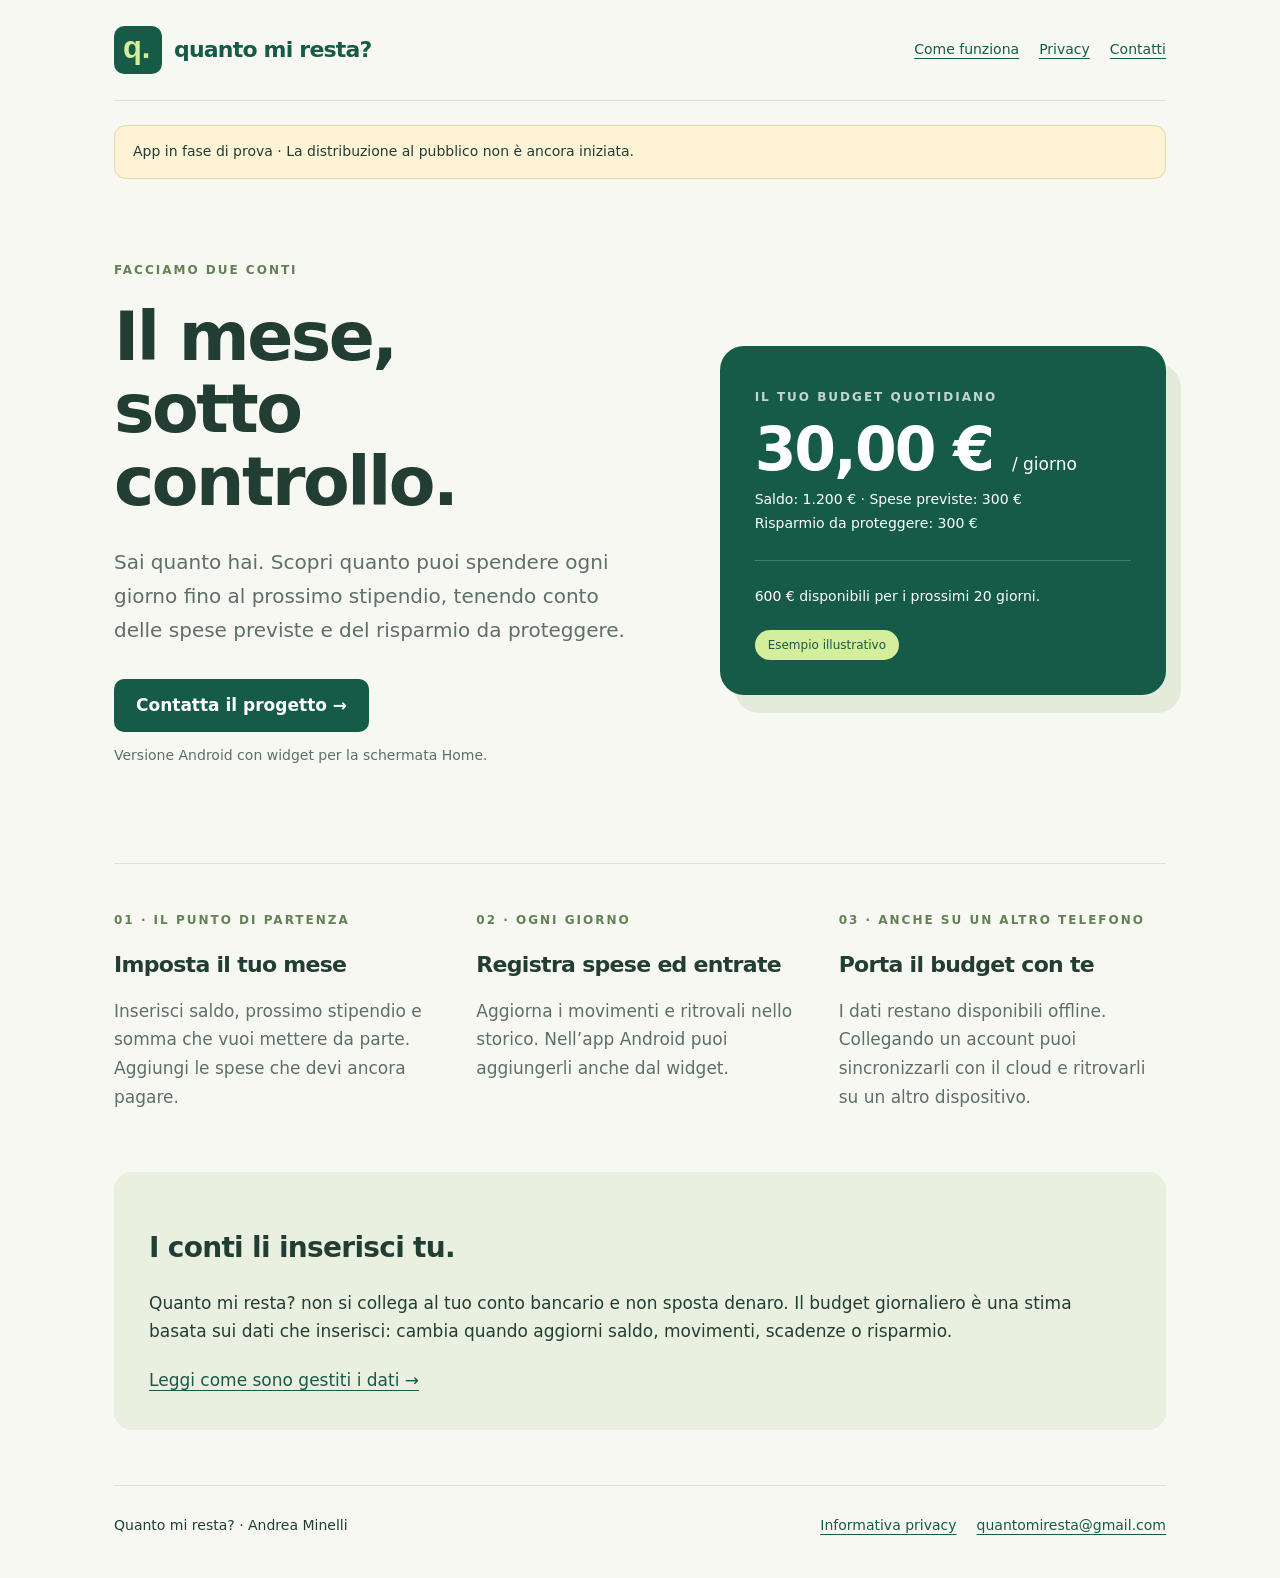
<file: index.html>
<!doctype html><html lang="it"><head><meta charset="utf-8"><meta name="viewport" content="width=device-width,initial-scale=1"><meta name="robots" content="noindex,nofollow"><meta name="description" content="Quanto mi resta? Il budget quotidiano, le spese e le entrate in un unico posto."><title>Quanto mi resta? — Il mese, sotto controllo</title><link rel="icon" href="icon.svg"><link rel="stylesheet" href="pagine.css"></head><body><div class="wrap"><header><a class="brand" href="index.html"><img src="icon.svg" alt="">quanto mi resta?</a><nav aria-label="Navigazione"><a href="#come-funziona">Come funziona</a><a href="privacy.html">Privacy</a><a href="mailto:quantomiresta@gmail.com">Contatti</a></nav></header><aside class="draft">App in fase di prova · La distribuzione al pubblico non è ancora iniziata.</aside><main><section class="hero"><div><span class="eyebrow">Facciamo due conti</span><h1>Il mese,<br>sotto controllo.</h1><p class="lead">Sai quanto hai. Scopri quanto puoi spendere ogni giorno fino al prossimo stipendio, tenendo conto delle spese previste e del risparmio da proteggere.</p><a class="button" href="mailto:quantomiresta@gmail.com">Contatta il progetto →</a><p class="meta">Versione Android con widget per la schermata Home.</p></div><div class="budget" aria-label="Esempio di calcolo con dati illustrativi"><span class="eyebrow">Il tuo budget quotidiano</span><div class="amount">30,00 € <small>/ giorno</small></div><p>Saldo: 1.200 € · Spese previste: 300 €<br>Risparmio da proteggere: 300 €</p><hr><p>600 € disponibili per i prossimi 20 giorni.</p><span class="example">Esempio illustrativo</span></div></section><section id="come-funziona" class="features" aria-label="Come funziona"><article><span class="eyebrow">01 · Il punto di partenza</span><h2>Imposta il tuo mese</h2><p>Inserisci saldo, prossimo stipendio e somma che vuoi mettere da parte. Aggiungi le spese che devi ancora pagare.</p></article><article><span class="eyebrow">02 · Ogni giorno</span><h2>Registra spese ed entrate</h2><p>Aggiorna i movimenti e ritrovali nello storico. Nell’app Android puoi aggiungerli anche dal widget.</p></article><article><span class="eyebrow">03 · Anche su un altro telefono</span><h2>Porta il budget con te</h2><p>I dati restano disponibili offline. Collegando un account puoi sincronizzarli con il cloud e ritrovarli su un altro dispositivo.</p></article></section><section class="band"><h2>I conti li inserisci tu.</h2><p>Quanto mi resta? non si collega al tuo conto bancario e non sposta denaro. Il budget giornaliero è una stima basata sui dati che inserisci: cambia quando aggiorni saldo, movimenti, scadenze o risparmio.</p><a href="privacy.html">Leggi come sono gestiti i dati →</a></section></main><footer><span>Quanto mi resta? · Andrea Minelli</span><nav aria-label="Informazioni"><a href="privacy.html">Informativa privacy</a><a href="mailto:quantomiresta@gmail.com">quantomiresta@gmail.com</a></nav></footer></div></body></html>
</file>
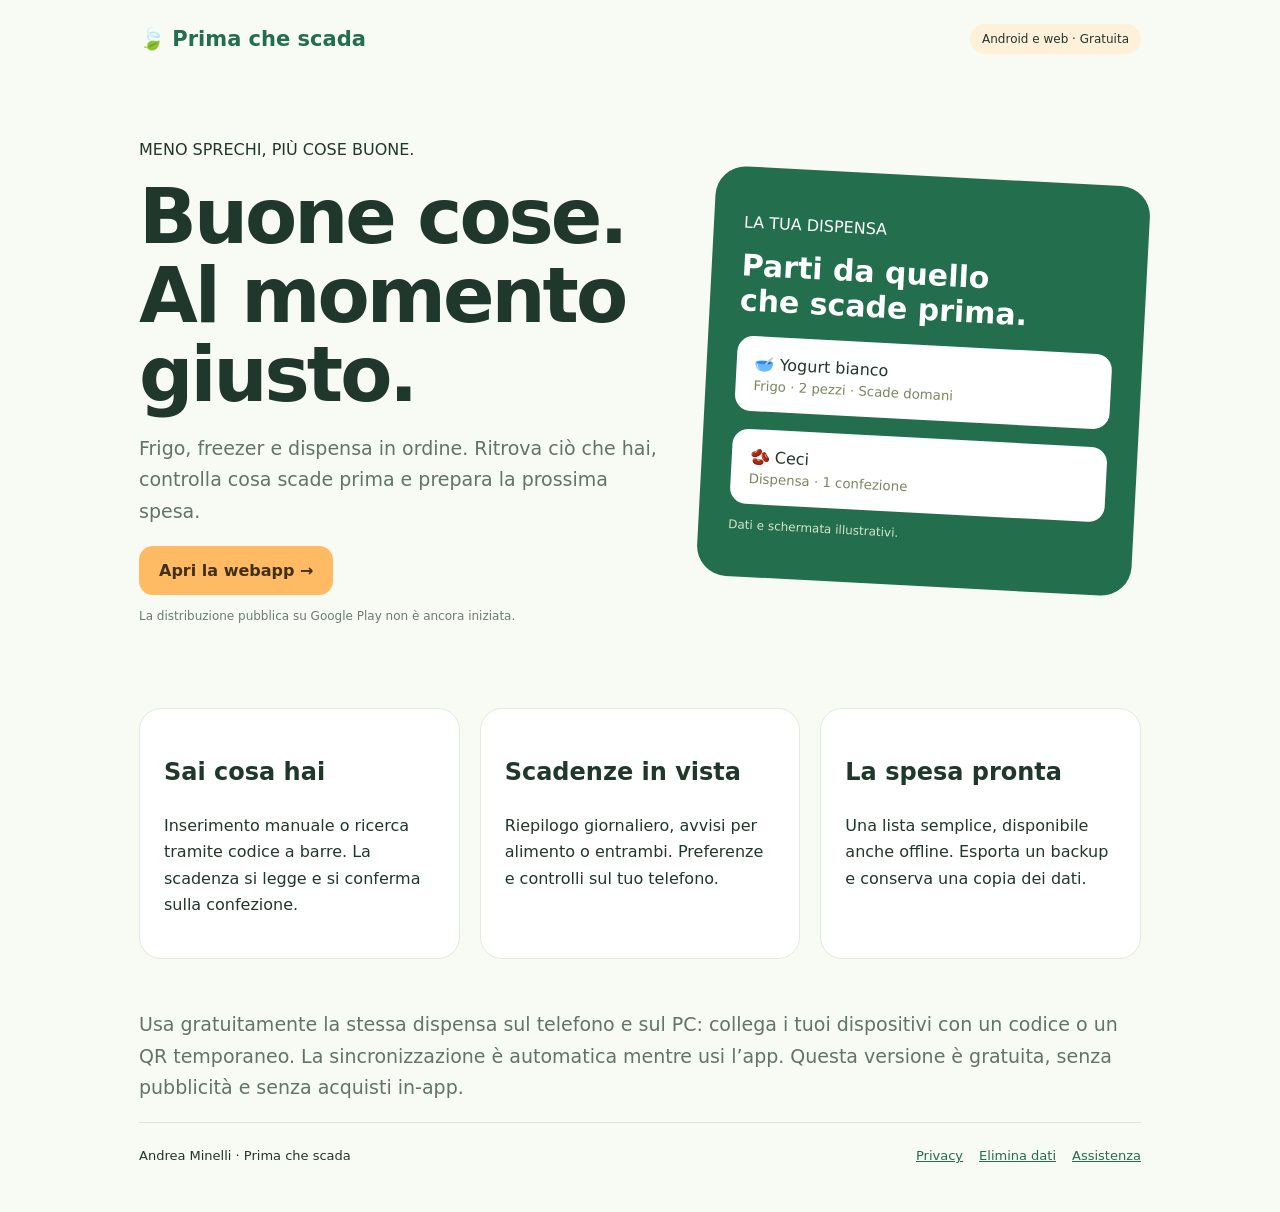
<file: prima-che-scada/index.html>
<!doctype html><html lang="it"><head><meta charset="utf-8"><meta name="viewport" content="width=device-width,initial-scale=1"><meta name="description" content="Prima che scada: dispensa, scadenze degli alimenti e lista della spesa per Android."><title>Prima che scada — Meno sprechi, più cose buone</title><style>*{box-sizing:border-box}body{margin:0;font-family:system-ui,sans-serif;background:#f8faf4;color:#20372b}.wrap{max-width:1050px;margin:auto;padding:24px}header,footer{display:flex;justify-content:space-between;gap:20px;flex-wrap:wrap;align-items:center}a{color:#236e4c}.brand{font-size:21px;font-weight:750;text-decoration:none}.tag{font-size:12px;border-radius:20px;background:#fff0da;padding:8px 12px}h1{font-size:clamp(40px,7vw,76px);letter-spacing:-3px;line-height:1.04;margin:18px 0}.hero{padding:70px 0;display:grid;grid-template-columns:1.2fr 1fr;align-items:center;gap:45px}.lead{font-size:19px;line-height:1.65;color:#647367}.preview{background:#236e4c;color:white;padding:30px;border-radius:30px;transform:rotate(3deg)}.preview strong{font-size:30px}.item{margin-top:18px;background:white;color:#20372b;padding:18px;border-radius:16px}.item small{display:block;color:#7b865e;margin-top:5px}.button{display:inline-block;background:#ffba63;padding:15px 20px;border-radius:14px;color:#403019;text-decoration:none;font-weight:700}.features{display:grid;grid-template-columns:repeat(3,1fr);gap:20px;margin-bottom:50px}.features article{background:white;padding:24px;border-radius:22px;border:1px solid #e4eade;line-height:1.65}footer{border-top:1px solid #dce5d6;padding:25px 0;font-size:13px}footer nav{display:flex;gap:16px;flex-wrap:wrap}@media(max-width:700px){.hero{grid-template-columns:1fr;padding:40px 0}.features{grid-template-columns:1fr}.preview{transform:none}}.muted{color:#6c7c70;font-size:12px;line-height:1.6}</style></head><body><div class="wrap"><header><a class="brand" href="./">🍃 Prima che scada</a><span class="tag">Android e web · Gratuita</span></header><main><section class="hero"><div><p>MENO SPRECHI, PIÙ COSE BUONE.</p><h1>Buone cose.<br>Al momento<br>giusto.</h1><p class="lead">Frigo, freezer e dispensa in ordine. Ritrova ciò che hai, controlla cosa scade prima e prepara la prossima spesa.</p><a class="button" href="app/">Apri la webapp →</a><p class="muted">La distribuzione pubblica su Google Play non è ancora iniziata.</p></div><aside class="preview" aria-label="Esempio illustrativo"><p>LA TUA DISPENSA</p><strong>Parti da quello<br>che scade prima.</strong><div class="item">🥣 Yogurt bianco<small>Frigo · 2 pezzi · Scade domani</small></div><div class="item">🫘 Ceci<small>Dispensa · 1 confezione</small></div><p class="muted" style="color:#d5e4cd">Dati e schermata illustrativi.</p></aside></section><section class="features"><article><h2>Sai cosa hai</h2><p>Inserimento manuale o ricerca tramite codice a barre. La scadenza si legge e si conferma sulla confezione.</p></article><article><h2>Scadenze in vista</h2><p>Riepilogo giornaliero, avvisi per alimento o entrambi. Preferenze e controlli sul tuo telefono.</p></article><article><h2>La spesa pronta</h2><p>Una lista semplice, disponibile anche offline. Esporta un backup e conserva una copia dei dati.</p></article></section><p class="lead">Usa gratuitamente la stessa dispensa sul telefono e sul PC: collega i tuoi dispositivi con un codice o un QR temporaneo. La sincronizzazione è automatica mentre usi l’app. Questa versione è gratuita, senza pubblicità e senza acquisti in-app.</p></main><footer><span>Andrea Minelli · Prima che scada</span><nav><a href="privacy.html">Privacy</a><a href="elimina-dati.html">Elimina dati</a><a href="mailto:quantomiresta@gmail.com">Assistenza</a></nav></footer></div></body></html>
</file>
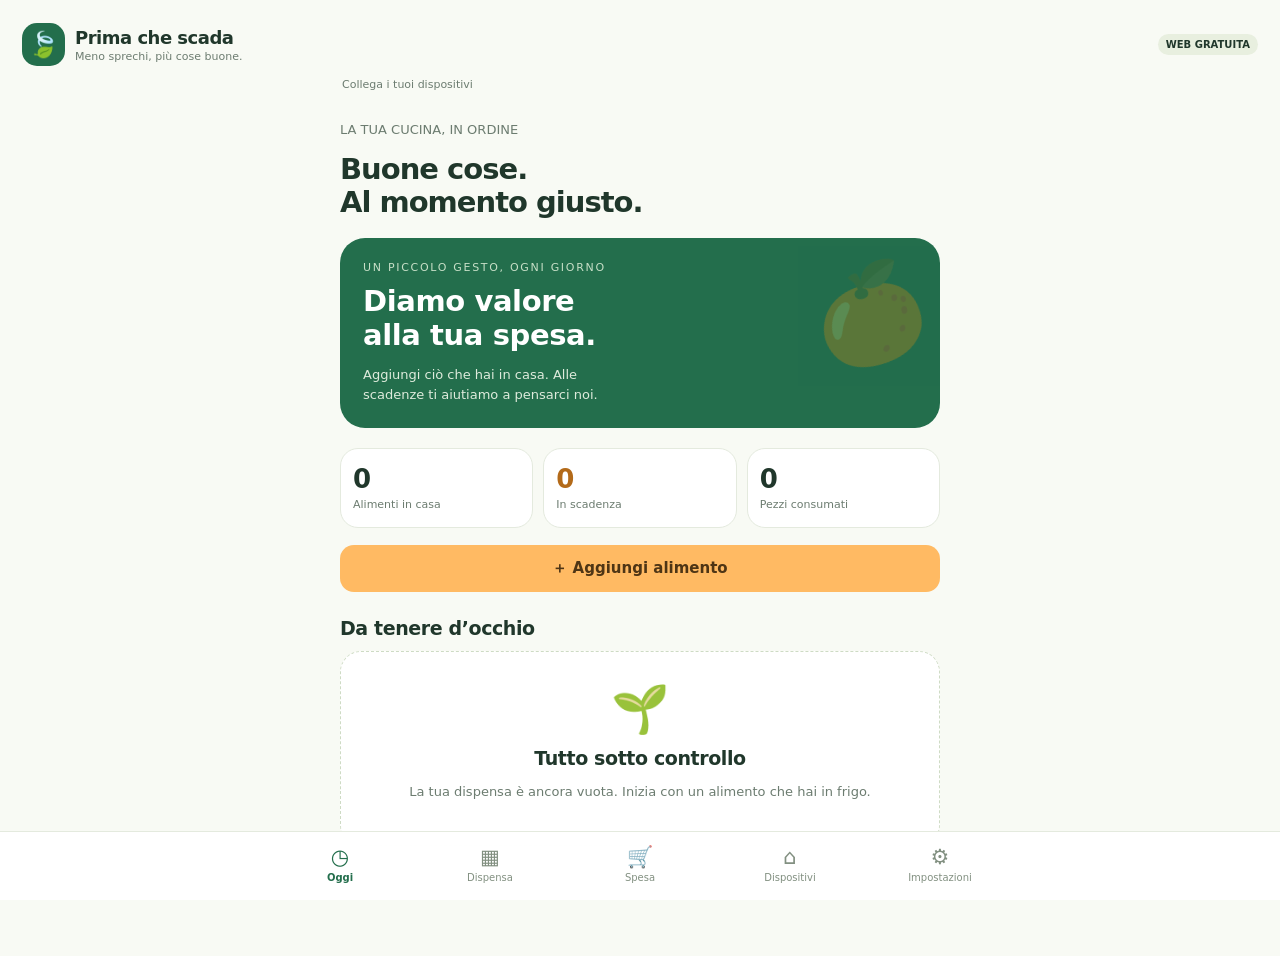
<file: prima-che-scada/app/index.html>
<!doctype html><html lang="it"><head><meta charset="utf-8"><meta name="viewport" content="width=device-width,initial-scale=1,viewport-fit=cover"><meta http-equiv="Content-Security-Policy" content="default-src 'none'; script-src 'self' 'unsafe-inline'; style-src 'self' 'unsafe-inline'; img-src data:; worker-src 'self'; connect-src 'self' https://bihnhhxnqvxwblbuakdi.supabase.co"><meta name="description" content="La tua dispensa sul PC e sul telefono: alimenti, scadenze e lista della spesa, senza account ChatGPT."><title>Prima che scada · Webapp</title><style>
:root{--green:#236e4c;--ink:#20372b;--muted:#6c7c70;--bg:#f8faf4;--orange:#ffba63;--line:#e4eade}*{box-sizing:border-box}body{margin:0;background:var(--bg);font-family:system-ui,-apple-system,sans-serif;color:var(--ink);font-size:15px}button,input,select{font:inherit}button{cursor:pointer;border:0}button:focus-visible,input:focus-visible,select:focus-visible{outline:3px solid #f4ab43;outline-offset:3px}button:disabled{opacity:.5}header{padding:23px 22px 10px;display:flex;align-items:center;gap:10px}.logo{background:var(--green);border-radius:15px;width:43px;height:43px;display:grid;place-items:center;font-size:25px}header strong{font-size:18px;letter-spacing:-.5px}header small{display:block;font-size:11px;color:var(--muted);margin-top:2px}.beta{margin-left:auto;background:#e8efdf;border-radius:20px;padding:5px 8px;font-size:10px;font-weight:700}main{padding:14px 20px 110px;max-width:640px;margin:auto}h1{font-size:29px;letter-spacing:-1px;line-height:1.12;margin:12px 0}h2{font-size:19px;letter-spacing:-.4px;margin:25px 0 12px}p{line-height:1.55}.muted{color:var(--muted);font-size:13px}.hero{background:var(--green);color:white;border-radius:25px;padding:23px;margin:20px 0;position:relative;overflow:hidden}.hero .over{font-size:11px;text-transform:uppercase;letter-spacing:1.7px;color:#c7dfc7}.hero h2{color:white;font-size:29px;max-width:260px;margin:10px 0}.hero p{color:#deebdc;font-size:13px;margin-bottom:0;max-width:270px}.hero .fruit{position:absolute;right:15px;top:25px;opacity:.25;font-size:90px;transform:rotate(-20deg)}.stats{display:flex;gap:10px;margin:17px 0}.stat{flex:1;background:white;border:1px solid var(--line);padding:15px 12px;border-radius:18px}.stat b{display:block;font-size:26px;font-weight:750}.stat span{font-size:11px;color:var(--muted)}.stat.warn b{color:#b36a19}.row{display:flex;align-items:center;justify-content:space-between;gap:10px}.primary{background:var(--green);color:white;border-radius:14px;padding:14px 18px;font-weight:650}.orange{background:var(--orange);color:#4e3515}.secondary{background:#eaf0e5;color:var(--green);border-radius:12px;padding:11px 14px;font-weight:600}.wide{width:100%}.search{width:100%;border:1px solid var(--line);background:white;border-radius:14px;padding:13px 15px;margin:10px 0}.chips{display:flex;gap:7px;overflow:auto;padding:4px 0 14px}.chip{white-space:nowrap;padding:9px 13px;border-radius:25px;background:#eaf0e5;color:#576959;font-size:12px}.chip.active{background:var(--green);color:white}.card{background:white;border:1px solid var(--line);border-radius:18px;padding:15px;margin:0 0 10px}.food{display:flex;align-items:center;gap:12px}.emoji{width:48px;height:48px;flex-shrink:0;background:#f1f5e8;border-radius:15px;display:grid;place-items:center;font-size:25px}.info{flex:1;min-width:0}.info b{display:block;font-size:15px;overflow-wrap:anywhere}.info small{color:var(--muted);display:block;font-size:11px;margin-top:5px}.pill{display:inline-block;padding:5px 8px;border-radius:7px;font-size:10px;font-weight:700;background:#e9f2e3;color:var(--green);white-space:nowrap}.pill.soon{background:#fff0d6;color:#9b5a13}.pill.late{background:#fbe8e1;color:#a63e2a}.actions{display:flex;gap:6px;margin-top:13px;padding-top:11px;border-top:1px solid #f0f2ec}.actions button{padding:8px 10px;font-size:11px;background:#f2f5ed;border-radius:9px;color:var(--green);flex:1}.actions .delete{color:#9c4839;flex:0}.empty{text-align:center;background:#fff;border:1px dashed #cedbc4;border-radius:21px;padding:29px 20px}.empty .big{font-size:47px}.empty h2{margin-top:10px}.empty p{font-size:13px;color:var(--muted)}nav{position:fixed;bottom:0;left:0;right:0;background:#fffffffa;border-top:1px solid var(--line);display:flex;justify-content:center;padding:8px 8px max(12px,env(safe-area-inset-bottom));z-index:5}nav button{background:transparent;color:#829081;font-size:10px;flex:1;max-width:150px;padding:5px}nav button span{display:block;font-size:21px;margin-bottom:3px}nav button.active{color:var(--green);font-weight:750}.sheet{position:fixed;inset:0;background:#17322388;z-index:10;display:flex;align-items:flex-end;justify-content:center}.sheet[hidden]{display:none}.panel{background:var(--bg);width:100%;max-width:640px;max-height:95%;overflow:auto;padding:22px 22px 30px;border-radius:26px 26px 0 0}.panel h2{margin:0}.close{background:#e7eddf;border-radius:50%;width:33px;height:33px;color:var(--green)}label{display:block;font-size:12px;font-weight:650;margin:18px 0 7px}input,select{min-width:0;border:1px solid #d5dfcd;background:white;border-radius:12px;padding:13px;width:100%;color:var(--ink)}.two{display:flex;gap:12px}.two>div{flex:1;min-width:0}.hint{font-size:11px;color:var(--muted);line-height:1.55}.notice{background:#fff0da;border-radius:14px;padding:14px;font-size:12px;line-height:1.6;margin:15px 0}.setting{display:flex;gap:15px;align-items:center}.setting input{width:22px;height:22px;accent-color:var(--green);flex-shrink:0}.setting label{margin:0;font-size:14px}.setting p{margin:6px 0;font-size:12px;color:var(--muted)}.premium{background:#fff0da;border-color:#f5dfb8}.premium ul{padding-left:20px;line-height:2;font-size:14px}#toast{position:fixed;bottom:90px;left:20px;right:20px;max-width:600px;margin:auto;background:#183e2c;color:white;padding:14px 18px;border-radius:15px;z-index:30;font-size:13px;box-shadow:0 8px 30px #1233}#toast:empty{display:none}a{color:var(--green)}.check{width:26px;height:26px;border-radius:8px;border:2px solid #c5d5bd;background:white;color:var(--green);flex-shrink:0}.checked{text-decoration:line-through;color:#899384}.footer{font-size:11px;line-height:1.6;color:var(--muted);padding-top:15px}#lookupStatus{min-height:18px}button small{font-weight:400}body.modal{overflow:hidden}
</style></head><body><header><div class="logo">🍃</div><div><strong>Prima che scada</strong><small>Meno sprechi, più cose buone.</small></div><span class="beta">WEB GRATUITA</span></header><main id="app"></main><nav aria-label="Navigazione principale"><button data-page="home"><span>◷</span>Oggi</button><button data-page="pantry"><span>▦</span>Dispensa</button><button data-page="shopping"><span>🛒</span>Spesa</button><button data-page="cloud"><span>⌂</span>Dispositivi</button><button data-page="settings"><span>⚙</span>Impostazioni</button></nav><div class="sheet" id="sheet" hidden><div class="panel" role="dialog" aria-modal="true" aria-labelledby="dialogTitle"><div class="row"><h2 id="dialogTitle">Aggiungi alimento</h2><button class="close" onclick="closeSheet()" aria-label="Chiudi">✕</button></div><form id="foodForm"><label for="barcode">Codice a barre <span class="muted">· facoltativo</span></label><div class="row"><input id="barcode" inputmode="numeric" maxlength="14" placeholder="Es. 8001234567890"><button class="secondary" type="button" onclick="lookup()">Cerca</button></div><button class="secondary wide" style="margin-top:10px" type="button" onclick="scan()">▤ &nbsp; Inquadra codice a barre</button><p class="hint" id="lookupStatus" aria-live="polite">La scadenza va sempre letta sulla confezione.</p><label for="name">Nome alimento</label><input id="name" required maxlength="100" placeholder="Es. Yogurt bianco"><div class="two"><div><label for="date">Scadenza indicata</label><input id="date" type="date" required></div><div><label for="qty">Quantità</label><input id="qty" type="number" min="1" max="999" step="1" required value="1"></div></div><label for="place">Dove lo conservi?</label><select id="place"><option>Frigo</option><option>Freezer</option><option>Dispensa</option></select><p class="hint">Le notifiche seguono la data che inserisci. Rispetta le indicazioni di conservazione e la dicitura riportata sulla confezione.</p><button class="primary wide" type="submit" style="margin-top:12px">Salva alimento</button></form></div></div><div class="sheet" id="infoSheet" hidden><div class="panel" role="dialog" aria-modal="true" aria-label="Informativa"><div class="row"><h2>Privacy</h2><button class="close" onclick="closeInfo()" aria-label="Chiudi informativa">✕</button></div><article id="privacyBody"></article></div></div><div id="toast" role="status" aria-live="polite"></div><script src="app.js"></script><script src="web.js"></script><script src="vendor/qrcode-generator-1.4.4.js"></script><script src="qr-link.js"></script><script src="merge.js"></script><script src="auto-sync.js"></script></body></html>
</file>
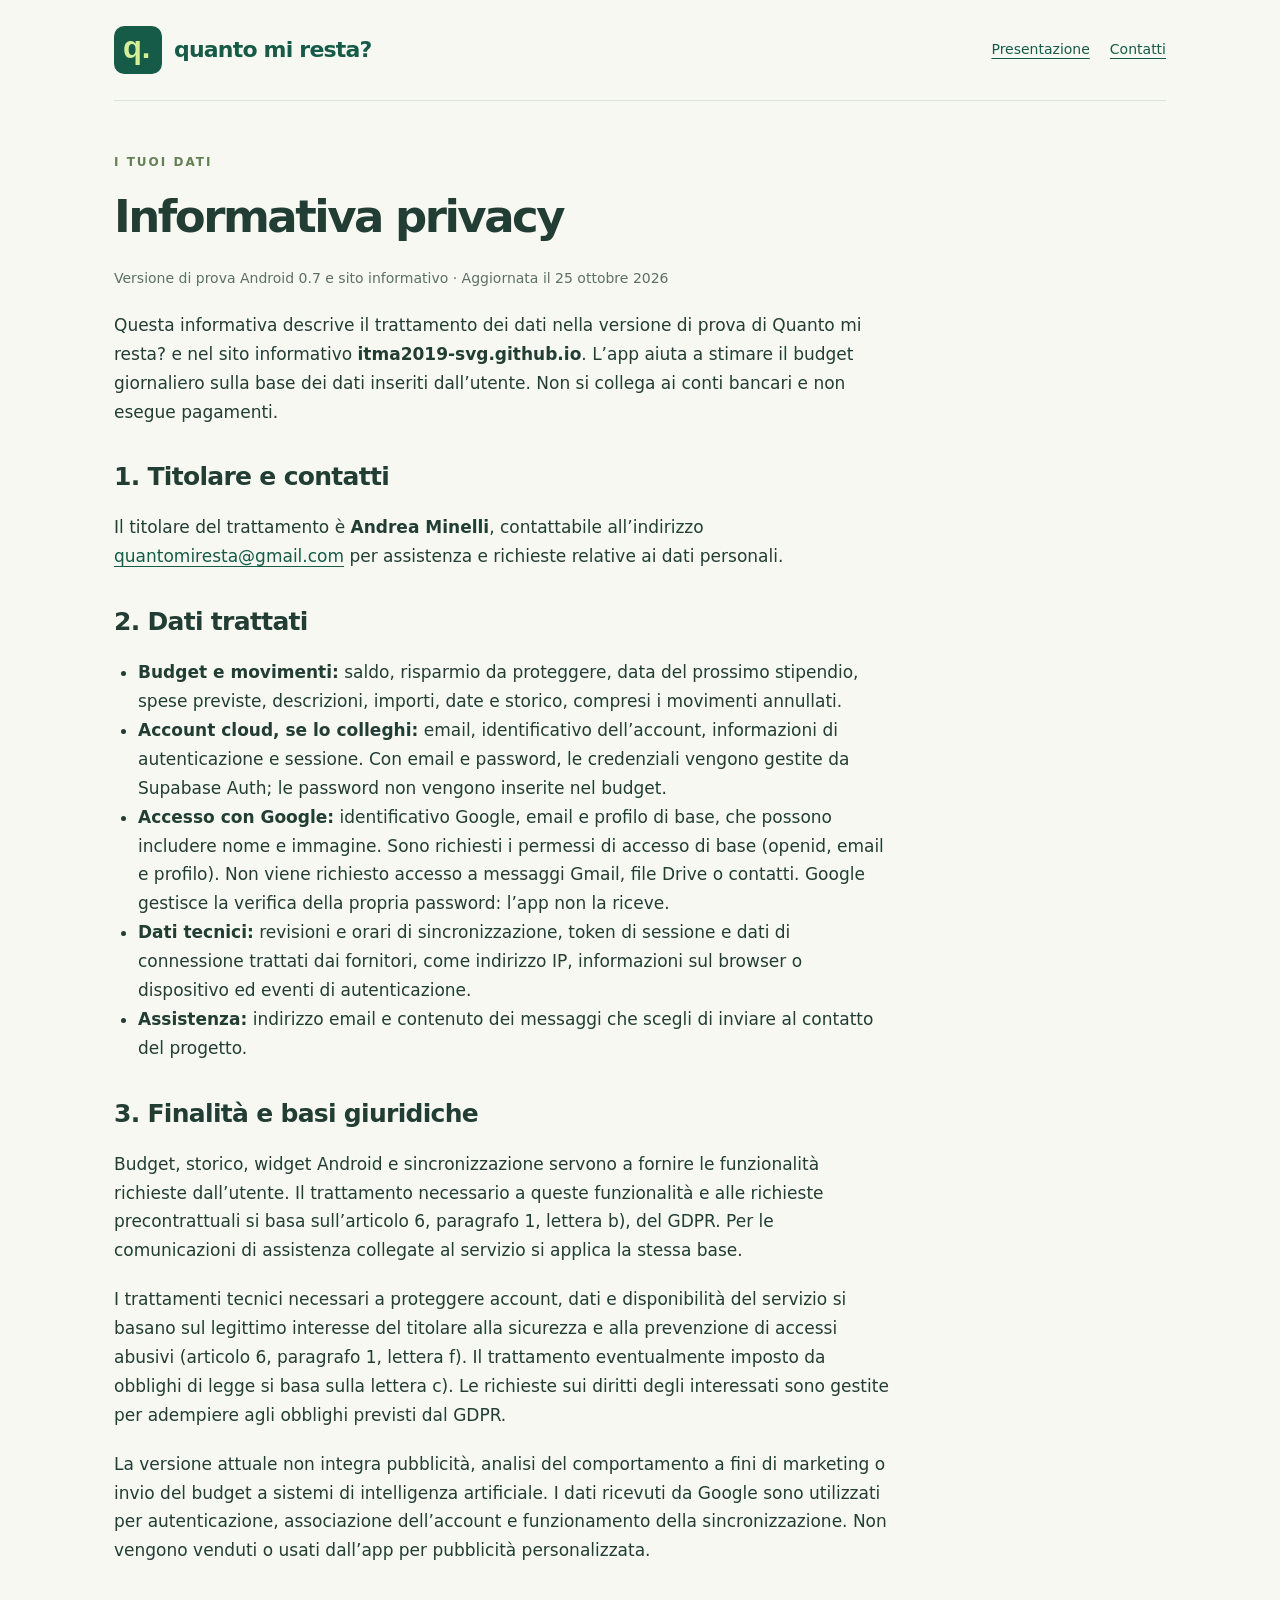
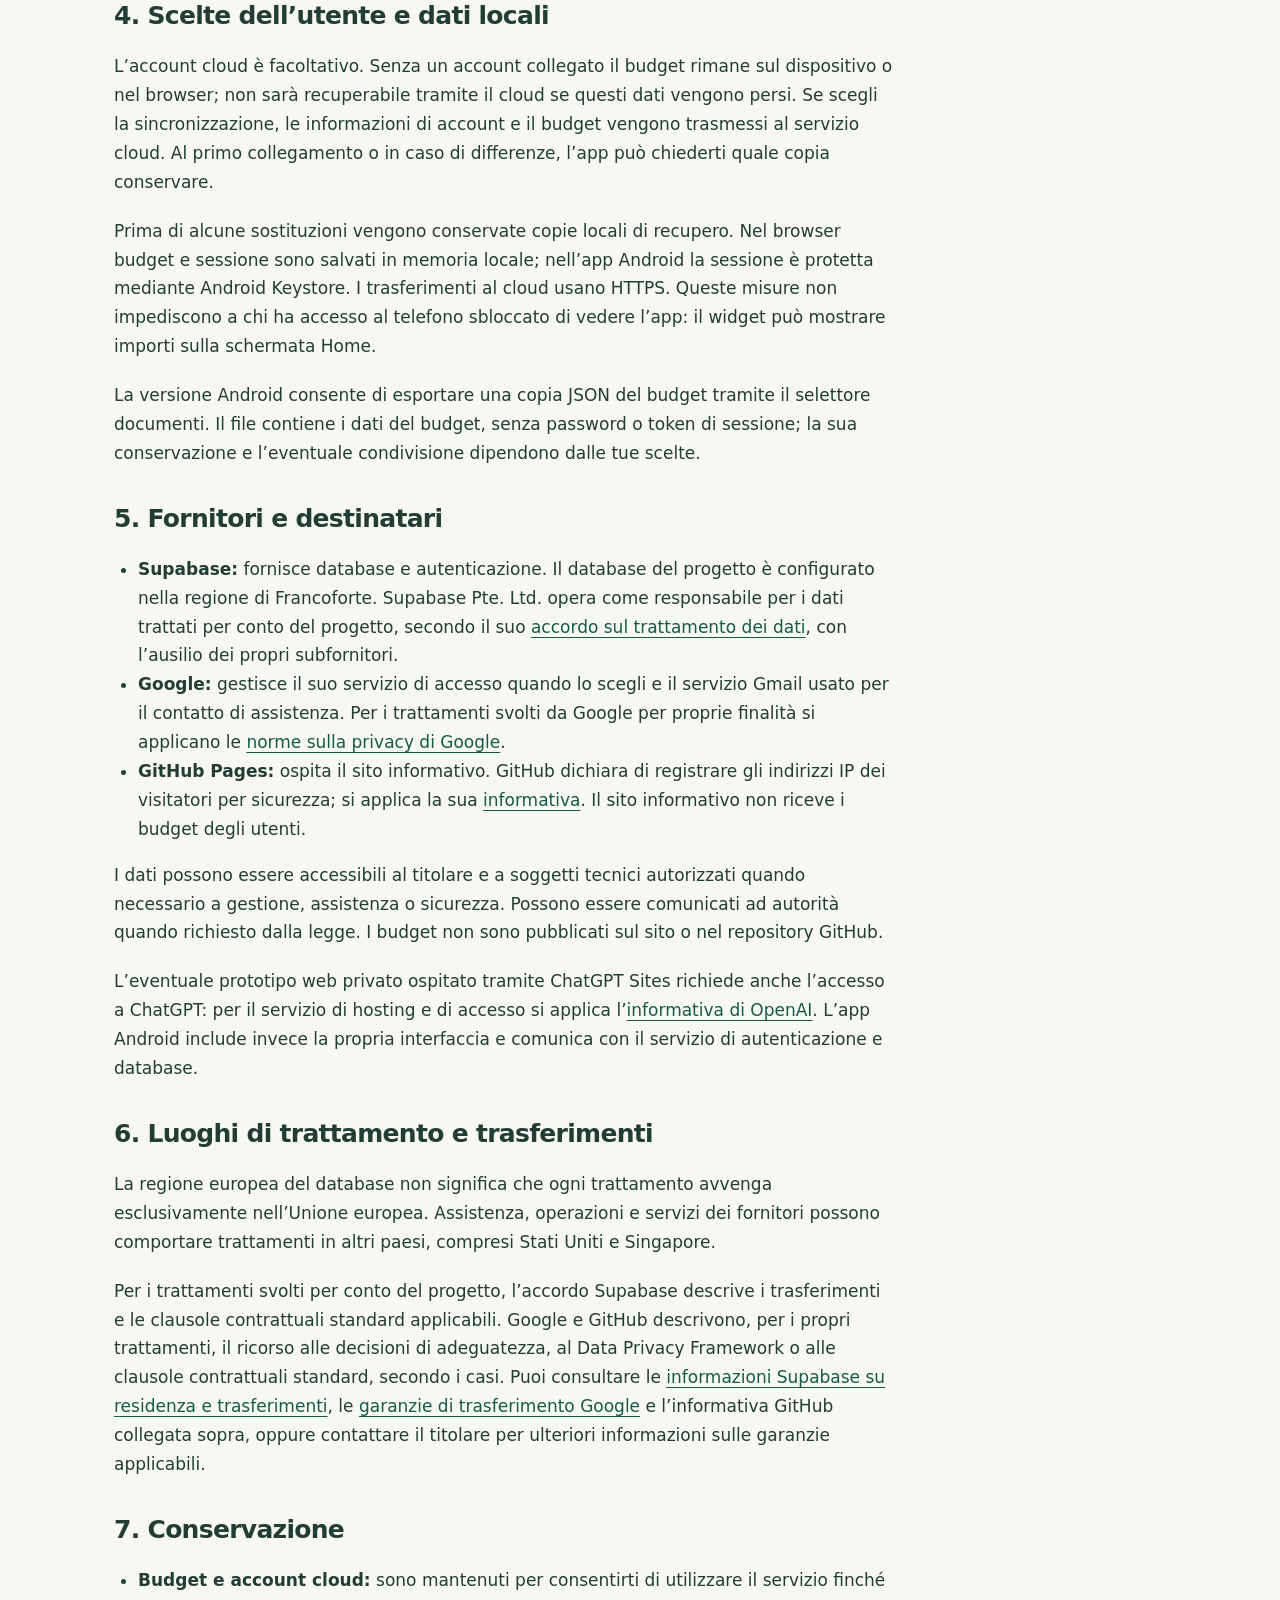
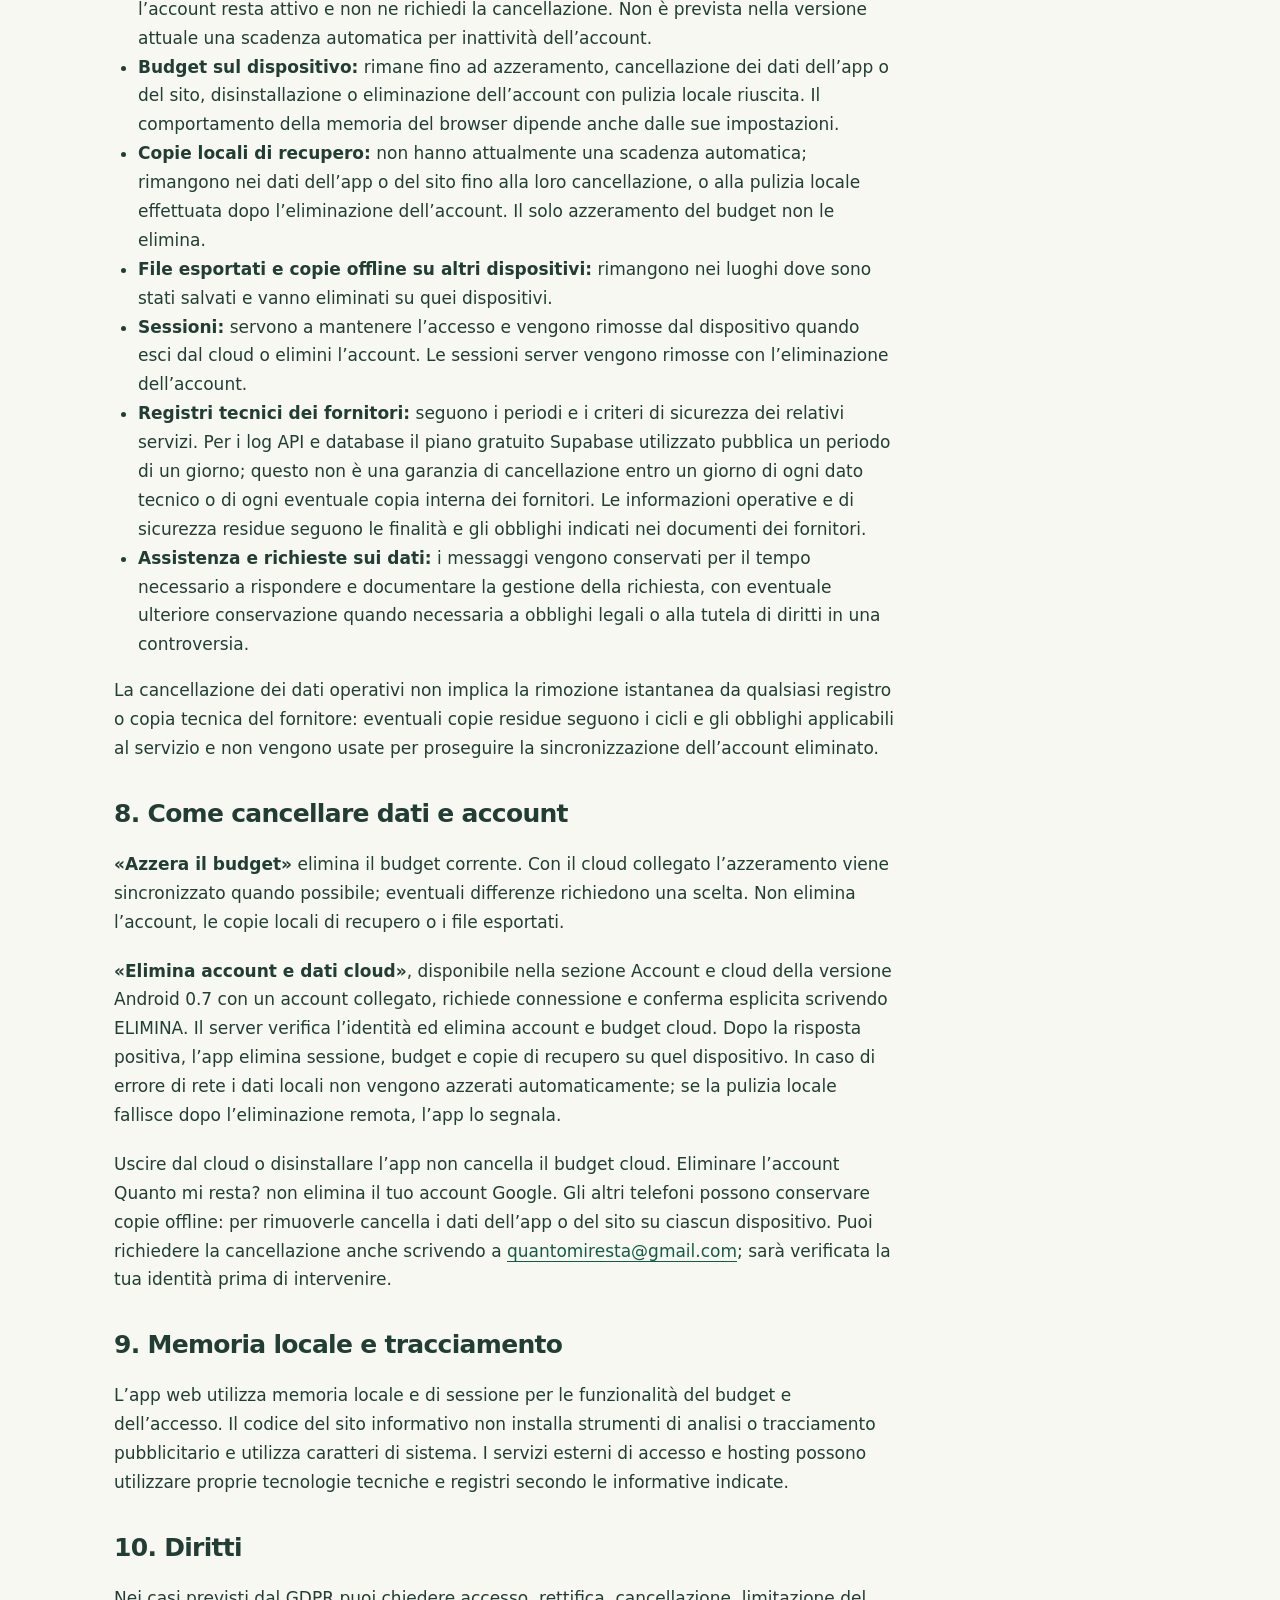
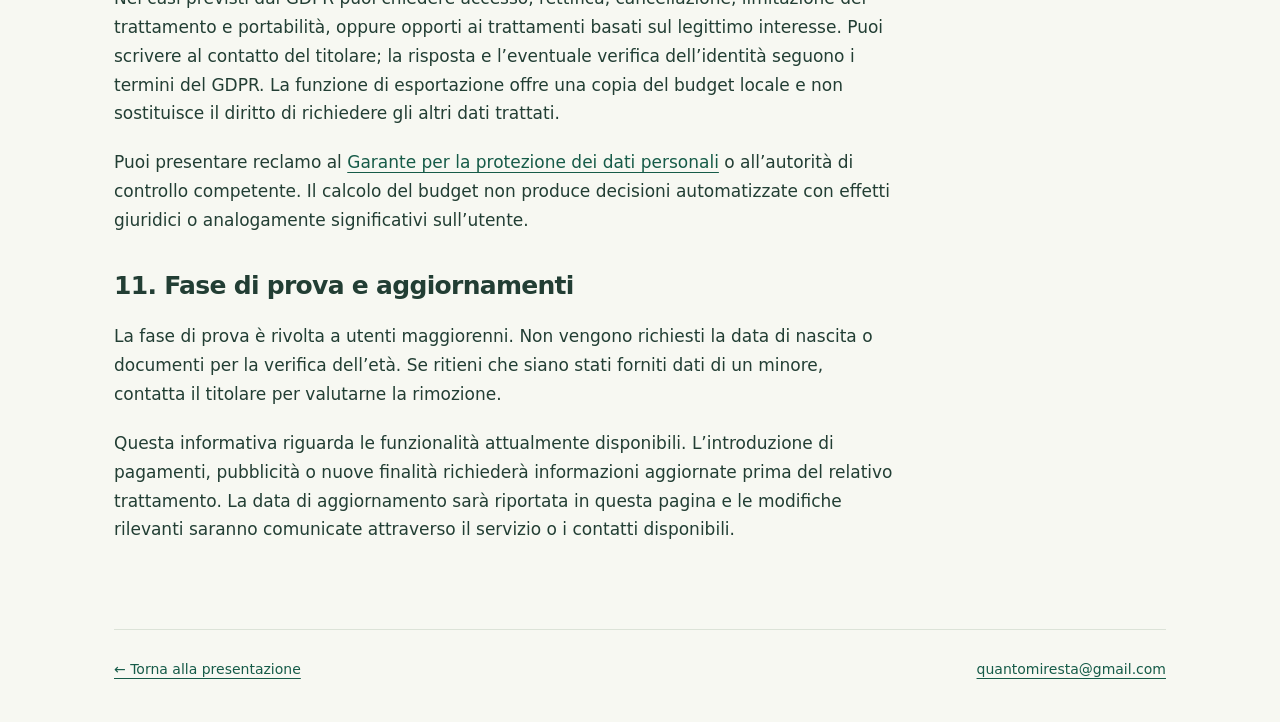
<file: privacy.html>
<!doctype html>
<html lang="it"><head><meta charset="utf-8"><meta name="viewport" content="width=device-width,initial-scale=1"><meta name="robots" content="noindex,nofollow"><title>Privacy — Quanto mi resta?</title><link rel="icon" href="icon.svg"><link rel="stylesheet" href="pagine.css"></head>
<body><div class="wrap"><header><a class="brand" href="index.html"><img src="icon.svg" alt="">quanto mi resta?</a><nav aria-label="Navigazione"><a href="index.html">Presentazione</a><a href="mailto:quantomiresta@gmail.com">Contatti</a></nav></header>
<main class="article"><span class="eyebrow">I tuoi dati</span><h1>Informativa privacy</h1><p class="meta">Versione di prova Android 0.7 e sito informativo · Aggiornata il 25 ottobre 2026</p>
<p>Questa informativa descrive il trattamento dei dati nella versione di prova di Quanto mi resta? e nel sito informativo <strong>itma2019-svg.github.io</strong>. L’app aiuta a stimare il budget giornaliero sulla base dei dati inseriti dall’utente. Non si collega ai conti bancari e non esegue pagamenti.</p>
<h2>1. Titolare e contatti</h2><p>Il titolare del trattamento è <strong>Andrea Minelli</strong>, contattabile all’indirizzo <a href="mailto:quantomiresta@gmail.com">quantomiresta@gmail.com</a> per assistenza e richieste relative ai dati personali.</p>
<h2>2. Dati trattati</h2><ul>
<li><strong>Budget e movimenti:</strong> saldo, risparmio da proteggere, data del prossimo stipendio, spese previste, descrizioni, importi, date e storico, compresi i movimenti annullati.</li>
<li><strong>Account cloud, se lo colleghi:</strong> email, identificativo dell’account, informazioni di autenticazione e sessione. Con email e password, le credenziali vengono gestite da Supabase Auth; le password non vengono inserite nel budget.</li>
<li><strong>Accesso con Google:</strong> identificativo Google, email e profilo di base, che possono includere nome e immagine. Sono richiesti i permessi di accesso di base (openid, email e profilo). Non viene richiesto accesso a messaggi Gmail, file Drive o contatti. Google gestisce la verifica della propria password: l’app non la riceve.</li>
<li><strong>Dati tecnici:</strong> revisioni e orari di sincronizzazione, token di sessione e dati di connessione trattati dai fornitori, come indirizzo IP, informazioni sul browser o dispositivo ed eventi di autenticazione.</li>
<li><strong>Assistenza:</strong> indirizzo email e contenuto dei messaggi che scegli di inviare al contatto del progetto.</li></ul>
<h2>3. Finalità e basi giuridiche</h2><p>Budget, storico, widget Android e sincronizzazione servono a fornire le funzionalità richieste dall’utente. Il trattamento necessario a queste funzionalità e alle richieste precontrattuali si basa sull’articolo 6, paragrafo 1, lettera b), del GDPR. Per le comunicazioni di assistenza collegate al servizio si applica la stessa base.</p>
<p>I trattamenti tecnici necessari a proteggere account, dati e disponibilità del servizio si basano sul legittimo interesse del titolare alla sicurezza e alla prevenzione di accessi abusivi (articolo 6, paragrafo 1, lettera f). Il trattamento eventualmente imposto da obblighi di legge si basa sulla lettera c). Le richieste sui diritti degli interessati sono gestite per adempiere agli obblighi previsti dal GDPR.</p>
<p>La versione attuale non integra pubblicità, analisi del comportamento a fini di marketing o invio del budget a sistemi di intelligenza artificiale. I dati ricevuti da Google sono utilizzati per autenticazione, associazione dell’account e funzionamento della sincronizzazione. Non vengono venduti o usati dall’app per pubblicità personalizzata.</p>
<h2>4. Scelte dell’utente e dati locali</h2><p>L’account cloud è facoltativo. Senza un account collegato il budget rimane sul dispositivo o nel browser; non sarà recuperabile tramite il cloud se questi dati vengono persi. Se scegli la sincronizzazione, le informazioni di account e il budget vengono trasmessi al servizio cloud. Al primo collegamento o in caso di differenze, l’app può chiederti quale copia conservare.</p>
<p>Prima di alcune sostituzioni vengono conservate copie locali di recupero. Nel browser budget e sessione sono salvati in memoria locale; nell’app Android la sessione è protetta mediante Android Keystore. I trasferimenti al cloud usano HTTPS. Queste misure non impediscono a chi ha accesso al telefono sbloccato di vedere l’app: il widget può mostrare importi sulla schermata Home.</p>
<p>La versione Android consente di esportare una copia JSON del budget tramite il selettore documenti. Il file contiene i dati del budget, senza password o token di sessione; la sua conservazione e l’eventuale condivisione dipendono dalle tue scelte.</p>
<h2>5. Fornitori e destinatari</h2><ul>
<li><strong>Supabase:</strong> fornisce database e autenticazione. Il database del progetto è configurato nella regione di Francoforte. Supabase Pte. Ltd. opera come responsabile per i dati trattati per conto del progetto, secondo il suo <a href="https://supabase.com/legal/customer-resources/data-processing-addendum">accordo sul trattamento dei dati</a>, con l’ausilio dei propri subfornitori.</li>
<li><strong>Google:</strong> gestisce il suo servizio di accesso quando lo scegli e il servizio Gmail usato per il contatto di assistenza. Per i trattamenti svolti da Google per proprie finalità si applicano le <a href="https://policies.google.com/privacy?hl=it">norme sulla privacy di Google</a>.</li>
<li><strong>GitHub Pages:</strong> ospita il sito informativo. GitHub dichiara di registrare gli indirizzi IP dei visitatori per sicurezza; si applica la sua <a href="https://docs.github.com/en/site-policy/privacy-policies/github-general-privacy-statement">informativa</a>. Il sito informativo non riceve i budget degli utenti.</li></ul>
<p>I dati possono essere accessibili al titolare e a soggetti tecnici autorizzati quando necessario a gestione, assistenza o sicurezza. Possono essere comunicati ad autorità quando richiesto dalla legge. I budget non sono pubblicati sul sito o nel repository GitHub.</p>
<p>L’eventuale prototipo web privato ospitato tramite ChatGPT Sites richiede anche l’accesso a ChatGPT: per il servizio di hosting e di accesso si applica l’<a href="https://openai.com/policies/privacy-policy/">informativa di OpenAI</a>. L’app Android include invece la propria interfaccia e comunica con il servizio di autenticazione e database.</p>
<h2>6. Luoghi di trattamento e trasferimenti</h2><p>La regione europea del database non significa che ogni trattamento avvenga esclusivamente nell’Unione europea. Assistenza, operazioni e servizi dei fornitori possono comportare trattamenti in altri paesi, compresi Stati Uniti e Singapore.</p>
<p>Per i trattamenti svolti per conto del progetto, l’accordo Supabase descrive i trasferimenti e le clausole contrattuali standard applicabili. Google e GitHub descrivono, per i propri trattamenti, il ricorso alle decisioni di adeguatezza, al Data Privacy Framework o alle clausole contrattuali standard, secondo i casi. Puoi consultare le <a href="https://supabase.com/legal/privacy-resources/data-residency-and-transfers-faq">informazioni Supabase su residenza e trasferimenti</a>, le <a href="https://policies.google.com/privacy/frameworks?hl=it">garanzie di trasferimento Google</a> e l’informativa GitHub collegata sopra, oppure contattare il titolare per ulteriori informazioni sulle garanzie applicabili.</p>
<h2>7. Conservazione</h2><ul>
<li><strong>Budget e account cloud:</strong> sono mantenuti per consentirti di utilizzare il servizio finché l’account resta attivo e non ne richiedi la cancellazione. Non è prevista nella versione attuale una scadenza automatica per inattività dell’account.</li>
<li><strong>Budget sul dispositivo:</strong> rimane fino ad azzeramento, cancellazione dei dati dell’app o del sito, disinstallazione o eliminazione dell’account con pulizia locale riuscita. Il comportamento della memoria del browser dipende anche dalle sue impostazioni.</li>
<li><strong>Copie locali di recupero:</strong> non hanno attualmente una scadenza automatica; rimangono nei dati dell’app o del sito fino alla loro cancellazione, o alla pulizia locale effettuata dopo l’eliminazione dell’account. Il solo azzeramento del budget non le elimina.</li>
<li><strong>File esportati e copie offline su altri dispositivi:</strong> rimangono nei luoghi dove sono stati salvati e vanno eliminati su quei dispositivi.</li>
<li><strong>Sessioni:</strong> servono a mantenere l’accesso e vengono rimosse dal dispositivo quando esci dal cloud o elimini l’account. Le sessioni server vengono rimosse con l’eliminazione dell’account.</li>
<li><strong>Registri tecnici dei fornitori:</strong> seguono i periodi e i criteri di sicurezza dei relativi servizi. Per i log API e database il piano gratuito Supabase utilizzato pubblica un periodo di un giorno; questo non è una garanzia di cancellazione entro un giorno di ogni dato tecnico o di ogni eventuale copia interna dei fornitori. Le informazioni operative e di sicurezza residue seguono le finalità e gli obblighi indicati nei documenti dei fornitori.</li>
<li><strong>Assistenza e richieste sui dati:</strong> i messaggi vengono conservati per il tempo necessario a rispondere e documentare la gestione della richiesta, con eventuale ulteriore conservazione quando necessaria a obblighi legali o alla tutela di diritti in una controversia.</li></ul>
<p>La cancellazione dei dati operativi non implica la rimozione istantanea da qualsiasi registro o copia tecnica del fornitore: eventuali copie residue seguono i cicli e gli obblighi applicabili al servizio e non vengono usate per proseguire la sincronizzazione dell’account eliminato.</p>
<h2>8. Come cancellare dati e account</h2><p><strong>«Azzera il budget»</strong> elimina il budget corrente. Con il cloud collegato l’azzeramento viene sincronizzato quando possibile; eventuali differenze richiedono una scelta. Non elimina l’account, le copie locali di recupero o i file esportati.</p>
<p><strong>«Elimina account e dati cloud»</strong>, disponibile nella sezione Account e cloud della versione Android 0.7 con un account collegato, richiede connessione e conferma esplicita scrivendo ELIMINA. Il server verifica l’identità ed elimina account e budget cloud. Dopo la risposta positiva, l’app elimina sessione, budget e copie di recupero su quel dispositivo. In caso di errore di rete i dati locali non vengono azzerati automaticamente; se la pulizia locale fallisce dopo l’eliminazione remota, l’app lo segnala.</p>
<p>Uscire dal cloud o disinstallare l’app non cancella il budget cloud. Eliminare l’account Quanto mi resta? non elimina il tuo account Google. Gli altri telefoni possono conservare copie offline: per rimuoverle cancella i dati dell’app o del sito su ciascun dispositivo. Puoi richiedere la cancellazione anche scrivendo a <a href="mailto:quantomiresta@gmail.com">quantomiresta@gmail.com</a>; sarà verificata la tua identità prima di intervenire.</p>
<h2>9. Memoria locale e tracciamento</h2><p>L’app web utilizza memoria locale e di sessione per le funzionalità del budget e dell’accesso. Il codice del sito informativo non installa strumenti di analisi o tracciamento pubblicitario e utilizza caratteri di sistema. I servizi esterni di accesso e hosting possono utilizzare proprie tecnologie tecniche e registri secondo le informative indicate.</p>
<h2>10. Diritti</h2><p>Nei casi previsti dal GDPR puoi chiedere accesso, rettifica, cancellazione, limitazione del trattamento e portabilità, oppure opporti ai trattamenti basati sul legittimo interesse. Puoi scrivere al contatto del titolare; la risposta e l’eventuale verifica dell’identità seguono i termini del GDPR. La funzione di esportazione offre una copia del budget locale e non sostituisce il diritto di richiedere gli altri dati trattati.</p>
<p>Puoi presentare reclamo al <a href="https://www.garanteprivacy.it/">Garante per la protezione dei dati personali</a> o all’autorità di controllo competente. Il calcolo del budget non produce decisioni automatizzate con effetti giuridici o analogamente significativi sull’utente.</p>
<h2>11. Fase di prova e aggiornamenti</h2><p>La fase di prova è rivolta a utenti maggiorenni. Non vengono richiesti la data di nascita o documenti per la verifica dell’età. Se ritieni che siano stati forniti dati di un minore, contatta il titolare per valutarne la rimozione.</p>
<p>Questa informativa riguarda le funzionalità attualmente disponibili. L’introduzione di pagamenti, pubblicità o nuove finalità richiederà informazioni aggiornate prima del relativo trattamento. La data di aggiornamento sarà riportata in questa pagina e le modifiche rilevanti saranno comunicate attraverso il servizio o i contatti disponibili.</p>
</main><footer><a href="index.html">← Torna alla presentazione</a><a href="mailto:quantomiresta@gmail.com">quantomiresta@gmail.com</a></footer></div></body></html>
</file>
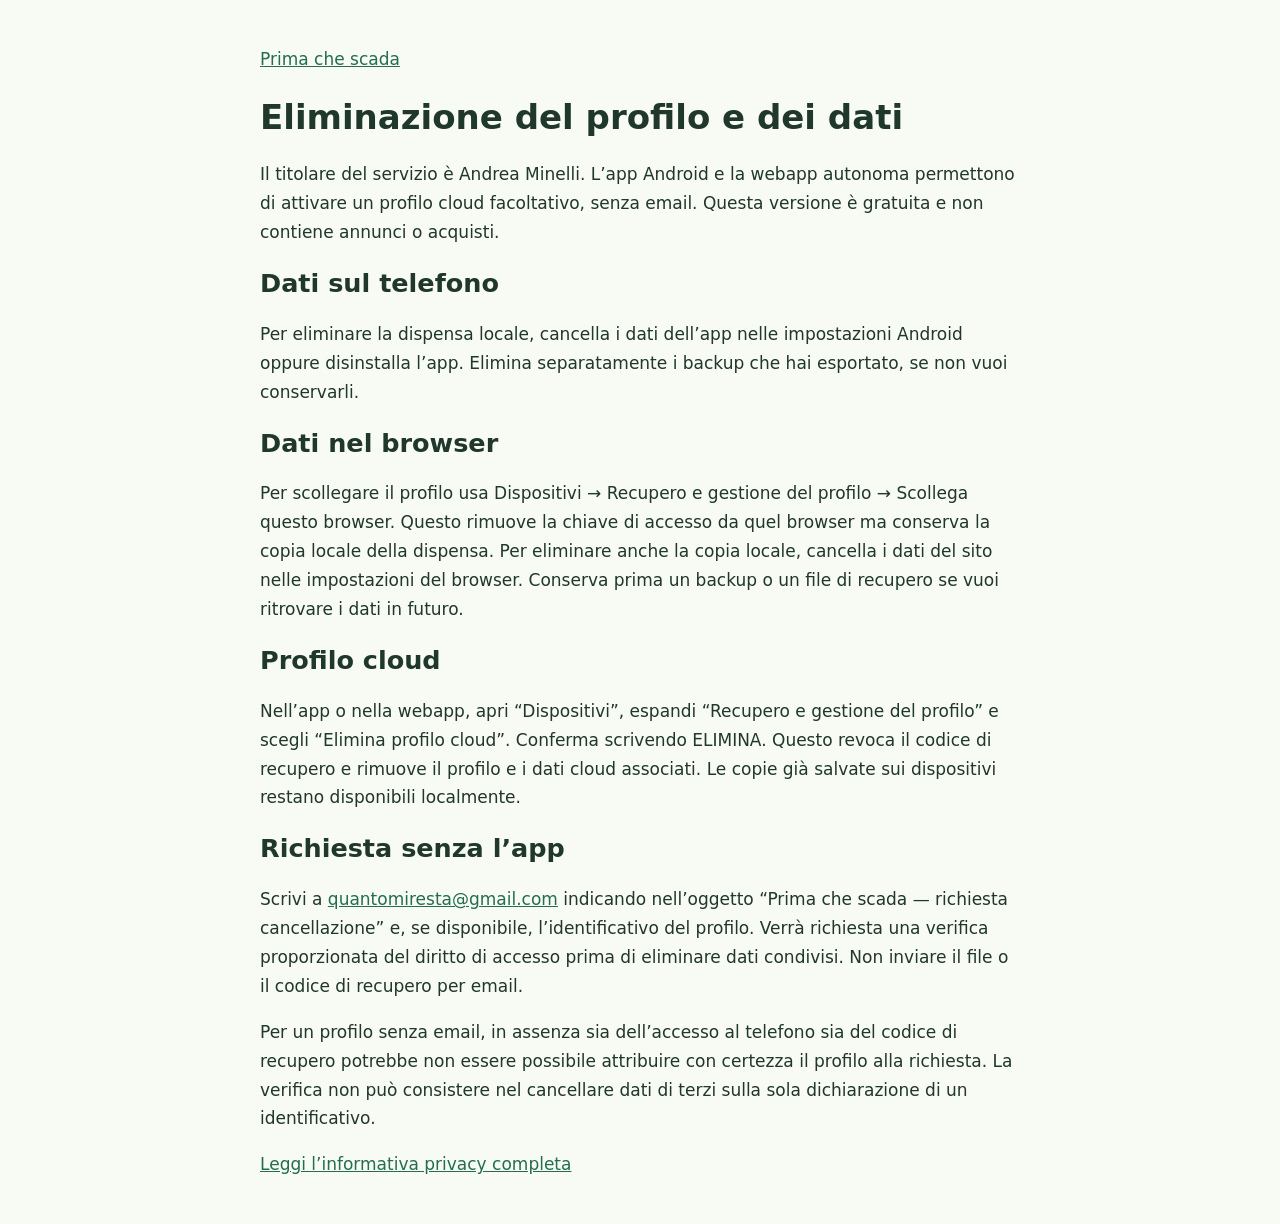
<file: prima-che-scada/elimina-dati.html>
<!doctype html><html lang="it"><head><meta charset="utf-8"><meta name="viewport" content="width=device-width,initial-scale=1"><title>Elimina dati — Prima che scada</title><style>body{max-width:760px;margin:auto;padding:28px;background:#f8faf4;color:#20372b;font:17px/1.7 system-ui}a{color:#236e4c}h1,h2{line-height:1.2}</style></head><body><p><a href="index.html">Prima che scada</a></p><h1>Eliminazione del profilo e dei dati</h1><p>Il titolare del servizio è Andrea Minelli. L’app Android e la webapp autonoma permettono di attivare un profilo cloud facoltativo, senza email. Questa versione è gratuita e non contiene annunci o acquisti.</p><h2>Dati sul telefono</h2><p>Per eliminare la dispensa locale, cancella i dati dell’app nelle impostazioni Android oppure disinstalla l’app. Elimina separatamente i backup che hai esportato, se non vuoi conservarli.</p><h2>Dati nel browser</h2><p>Per scollegare il profilo usa Dispositivi → Recupero e gestione del profilo → Scollega questo browser. Questo rimuove la chiave di accesso da quel browser ma conserva la copia locale della dispensa. Per eliminare anche la copia locale, cancella i dati del sito nelle impostazioni del browser. Conserva prima un backup o un file di recupero se vuoi ritrovare i dati in futuro.</p><h2>Profilo cloud</h2><p>Nell’app o nella webapp, apri “Dispositivi”, espandi “Recupero e gestione del profilo” e scegli “Elimina profilo cloud”. Conferma scrivendo ELIMINA. Questo revoca il codice di recupero e rimuove il profilo e i dati cloud associati. Le copie già salvate sui dispositivi restano disponibili localmente.</p><h2>Richiesta senza l’app</h2><p>Scrivi a <a href="mailto:quantomiresta@gmail.com?subject=Prima%20che%20scada%20-%20richiesta%20cancellazione">quantomiresta@gmail.com</a> indicando nell’oggetto “Prima che scada — richiesta cancellazione” e, se disponibile, l’identificativo del profilo. Verrà richiesta una verifica proporzionata del diritto di accesso prima di eliminare dati condivisi. Non inviare il file o il codice di recupero per email.</p><p>Per un profilo senza email, in assenza sia dell’accesso al telefono sia del codice di recupero potrebbe non essere possibile attribuire con certezza il profilo alla richiesta. La verifica non può consistere nel cancellare dati di terzi sulla sola dichiarazione di un identificativo.</p><p><a href="privacy.html">Leggi l’informativa privacy completa</a></p></body></html>
</file>
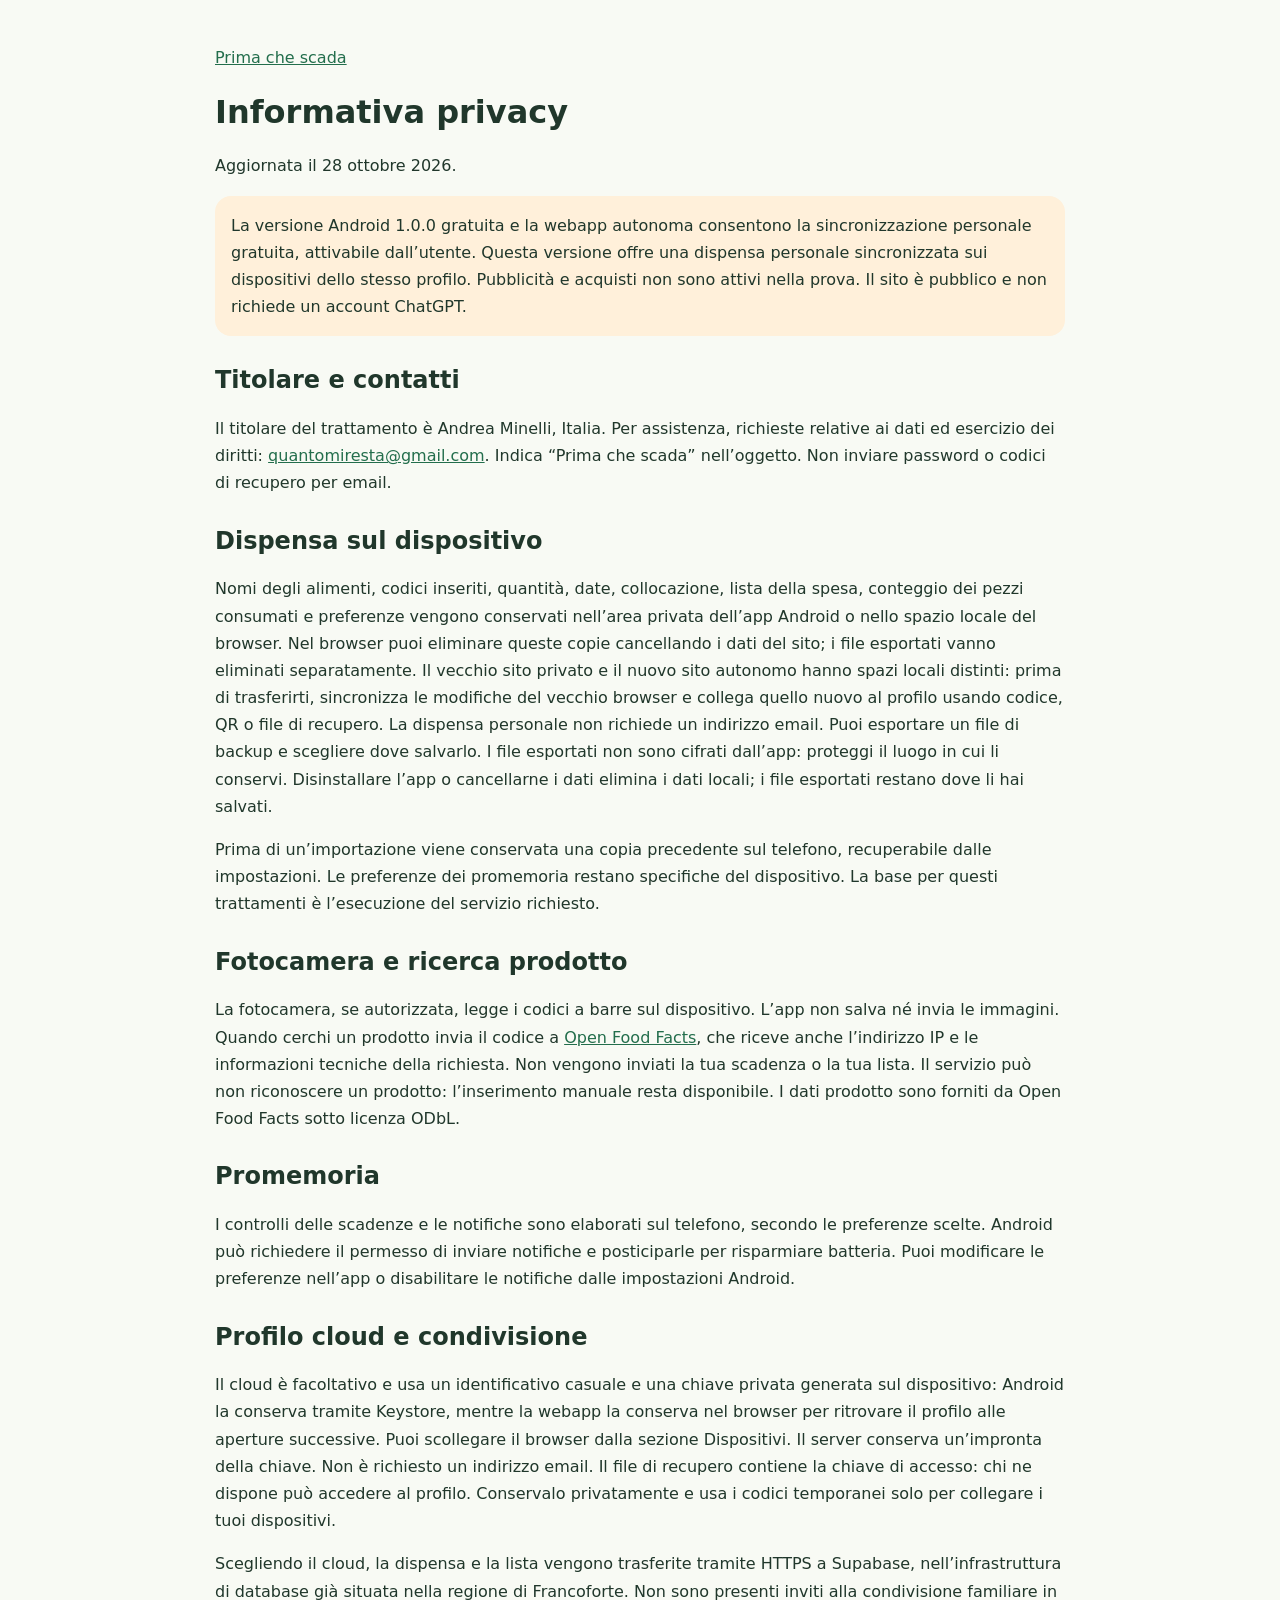
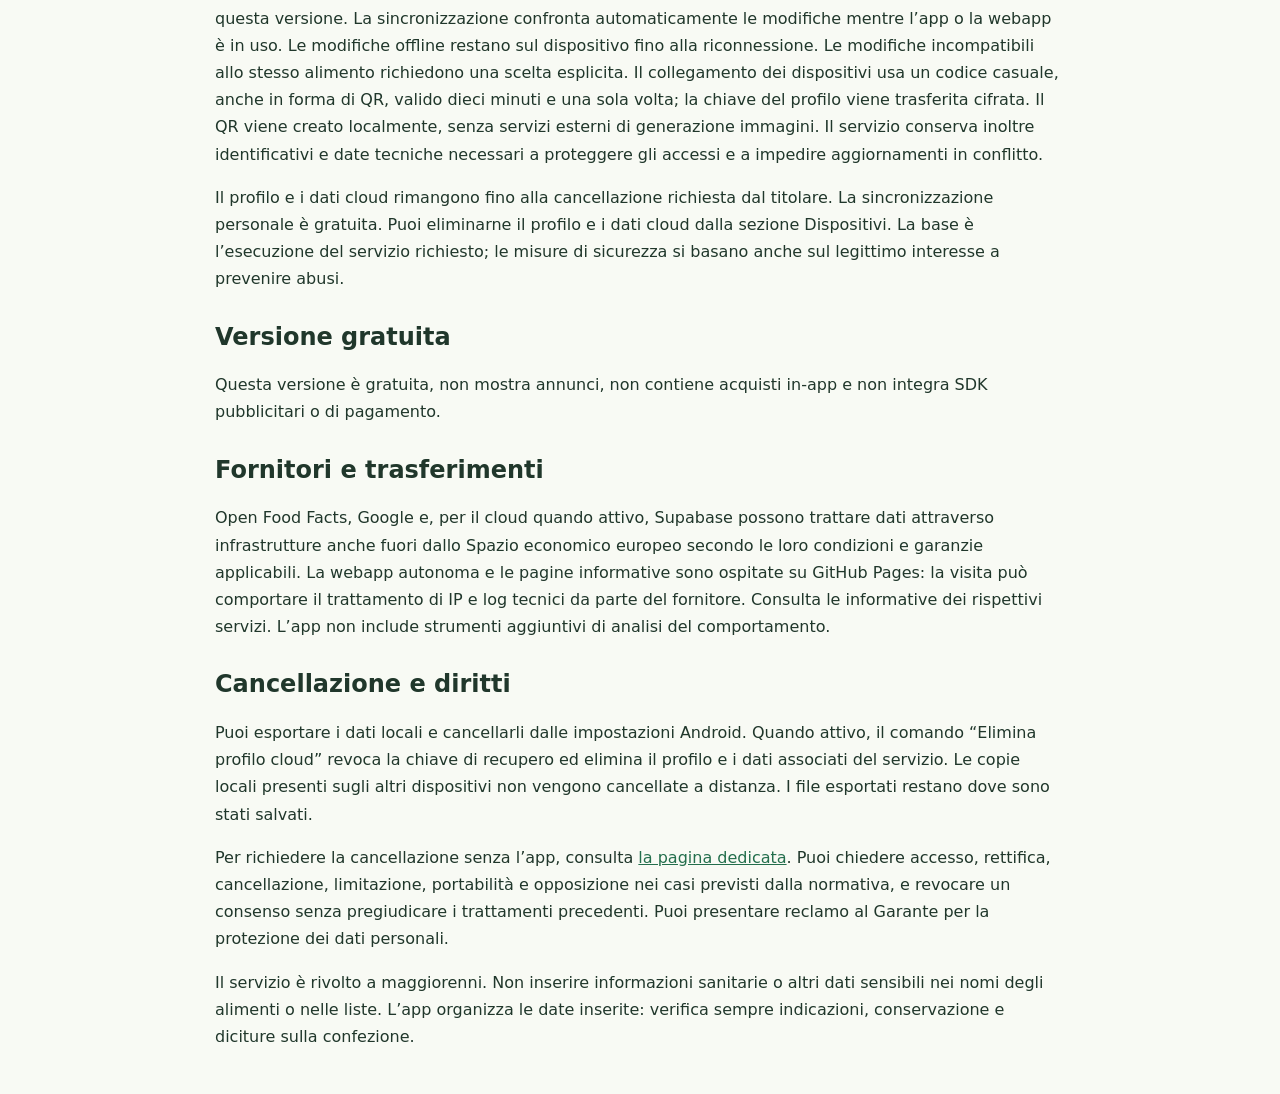
<file: prima-che-scada/privacy.html>
<!doctype html><html lang="it"><head><meta charset="utf-8"><meta name="viewport" content="width=device-width,initial-scale=1"><title>Privacy — Prima che scada</title><style>body{font:16px/1.7 system-ui,sans-serif;color:#20372b;background:#f8faf4;max-width:850px;padding:28px;margin:auto}h1,h2{line-height:1.2}h2{margin-top:30px}a{color:#236e4c}.notice{background:#fff0da;padding:16px;border-radius:16px}</style></head><body><p><a href="index.html">Prima che scada</a></p><h1>Informativa privacy</h1><p>Aggiornata il 28 ottobre 2026.</p><p class="notice">La versione Android 1.0.0 gratuita e la webapp autonoma consentono la sincronizzazione personale gratuita, attivabile dall’utente. Questa versione offre una dispensa personale sincronizzata sui dispositivi dello stesso profilo. Pubblicità e acquisti non sono attivi nella prova. Il sito è pubblico e non richiede un account ChatGPT.</p><h2>Titolare e contatti</h2><p>Il titolare del trattamento è Andrea Minelli, Italia. Per assistenza, richieste relative ai dati ed esercizio dei diritti: <a href="mailto:quantomiresta@gmail.com">quantomiresta@gmail.com</a>. Indica “Prima che scada” nell’oggetto. Non inviare password o codici di recupero per email.</p><h2>Dispensa sul dispositivo</h2><p>Nomi degli alimenti, codici inseriti, quantità, date, collocazione, lista della spesa, conteggio dei pezzi consumati e preferenze vengono conservati nell’area privata dell’app Android o nello spazio locale del browser. Nel browser puoi eliminare queste copie cancellando i dati del sito; i file esportati vanno eliminati separatamente. Il vecchio sito privato e il nuovo sito autonomo hanno spazi locali distinti: prima di trasferirti, sincronizza le modifiche del vecchio browser e collega quello nuovo al profilo usando codice, QR o file di recupero. La dispensa personale non richiede un indirizzo email. Puoi esportare un file di backup e scegliere dove salvarlo. I file esportati non sono cifrati dall’app: proteggi il luogo in cui li conservi. Disinstallare l’app o cancellarne i dati elimina i dati locali; i file esportati restano dove li hai salvati.</p><p>Prima di un’importazione viene conservata una copia precedente sul telefono, recuperabile dalle impostazioni. Le preferenze dei promemoria restano specifiche del dispositivo. La base per questi trattamenti è l’esecuzione del servizio richiesto.</p><h2>Fotocamera e ricerca prodotto</h2><p>La fotocamera, se autorizzata, legge i codici a barre sul dispositivo. L’app non salva né invia le immagini. Quando cerchi un prodotto invia il codice a <a href="https://world.openfoodfacts.org">Open Food Facts</a>, che riceve anche l’indirizzo IP e le informazioni tecniche della richiesta. Non vengono inviati la tua scadenza o la tua lista. Il servizio può non riconoscere un prodotto: l’inserimento manuale resta disponibile. I dati prodotto sono forniti da Open Food Facts sotto licenza ODbL.</p><h2>Promemoria</h2><p>I controlli delle scadenze e le notifiche sono elaborati sul telefono, secondo le preferenze scelte. Android può richiedere il permesso di inviare notifiche e posticiparle per risparmiare batteria. Puoi modificare le preferenze nell’app o disabilitare le notifiche dalle impostazioni Android.</p><h2>Profilo cloud e condivisione</h2><p>Il cloud è facoltativo e usa un identificativo casuale e una chiave privata generata sul dispositivo: Android la conserva tramite Keystore, mentre la webapp la conserva nel browser per ritrovare il profilo alle aperture successive. Puoi scollegare il browser dalla sezione Dispositivi. Il server conserva un’impronta della chiave. Non è richiesto un indirizzo email. Il file di recupero contiene la chiave di accesso: chi ne dispone può accedere al profilo. Conservalo privatamente e usa i codici temporanei solo per collegare i tuoi dispositivi.</p><p>Scegliendo il cloud, la dispensa e la lista vengono trasferite tramite HTTPS a Supabase, nell’infrastruttura di database già situata nella regione di Francoforte. Non sono presenti inviti alla condivisione familiare in questa versione. La sincronizzazione confronta automaticamente le modifiche mentre l’app o la webapp è in uso. Le modifiche offline restano sul dispositivo fino alla riconnessione. Le modifiche incompatibili allo stesso alimento richiedono una scelta esplicita. Il collegamento dei dispositivi usa un codice casuale, anche in forma di QR, valido dieci minuti e una sola volta; la chiave del profilo viene trasferita cifrata. Il QR viene creato localmente, senza servizi esterni di generazione immagini. Il servizio conserva inoltre identificativi e date tecniche necessari a proteggere gli accessi e a impedire aggiornamenti in conflitto.</p><p>Il profilo e i dati cloud rimangono fino alla cancellazione richiesta dal titolare. La sincronizzazione personale è gratuita. Puoi eliminarne il profilo e i dati cloud dalla sezione Dispositivi. La base è l’esecuzione del servizio richiesto; le misure di sicurezza si basano anche sul legittimo interesse a prevenire abusi.</p><h2>Versione gratuita</h2><p>Questa versione è gratuita, non mostra annunci, non contiene acquisti in-app e non integra SDK pubblicitari o di pagamento.</p><h2>Fornitori e trasferimenti</h2><p>Open Food Facts, Google e, per il cloud quando attivo, Supabase possono trattare dati attraverso infrastrutture anche fuori dallo Spazio economico europeo secondo le loro condizioni e garanzie applicabili. La webapp autonoma e le pagine informative sono ospitate su GitHub Pages: la visita può comportare il trattamento di IP e log tecnici da parte del fornitore. Consulta le informative dei rispettivi servizi. L’app non include strumenti aggiuntivi di analisi del comportamento.</p><h2>Cancellazione e diritti</h2><p>Puoi esportare i dati locali e cancellarli dalle impostazioni Android. Quando attivo, il comando “Elimina profilo cloud” revoca la chiave di recupero ed elimina il profilo e i dati associati del servizio. Le copie locali presenti sugli altri dispositivi non vengono cancellate a distanza. I file esportati restano dove sono stati salvati.</p><p>Per richiedere la cancellazione senza l’app, consulta <a href="elimina-dati.html">la pagina dedicata</a>. Puoi chiedere accesso, rettifica, cancellazione, limitazione, portabilità e opposizione nei casi previsti dalla normativa, e revocare un consenso senza pregiudicare i trattamenti precedenti. Puoi presentare reclamo al Garante per la protezione dei dati personali.</p><p>Il servizio è rivolto a maggiorenni. Non inserire informazioni sanitarie o altri dati sensibili nei nomi degli alimenti o nelle liste. L’app organizza le date inserite: verifica sempre indicazioni, conservazione e diciture sulla confezione.</p></body></html>
</file>
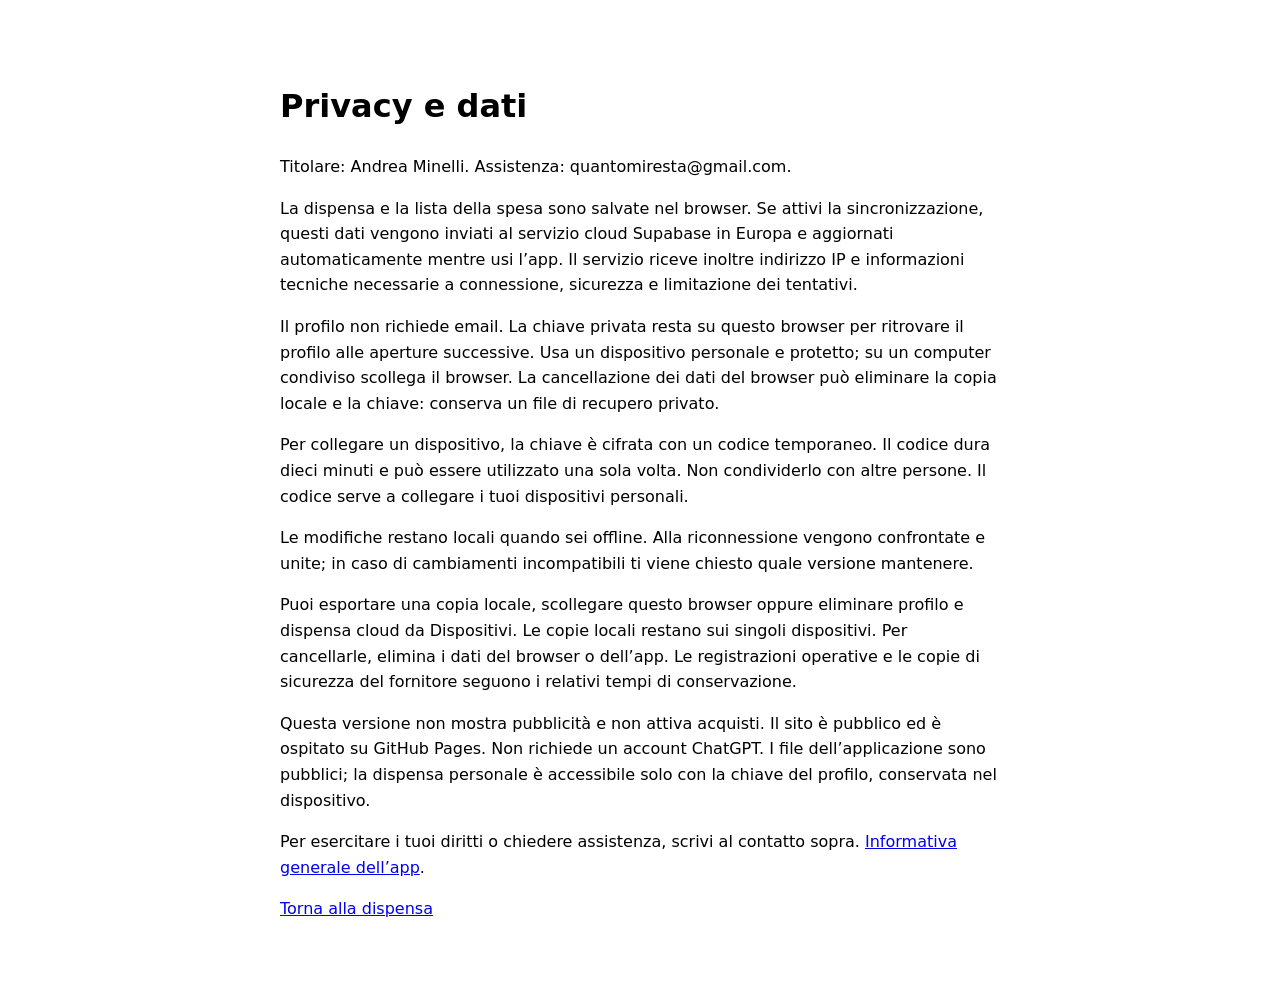
<file: prima-che-scada/app/privacy.html>
<!doctype html><html lang="it"><meta charset="utf-8"><meta name="viewport" content="width=device-width,initial-scale=1"><title>Privacy · Prima che scada</title><body style="font:16px system-ui;max-width:720px;margin:40px auto;padding:20px;line-height:1.6"><h1>Privacy e dati</h1><p>Titolare: Andrea Minelli. Assistenza: quantomiresta@gmail.com.</p><p>La dispensa e la lista della spesa sono salvate nel browser. Se attivi la sincronizzazione, questi dati vengono inviati al servizio cloud Supabase in Europa e aggiornati automaticamente mentre usi l’app. Il servizio riceve inoltre indirizzo IP e informazioni tecniche necessarie a connessione, sicurezza e limitazione dei tentativi.</p><p>Il profilo non richiede email. La chiave privata resta su questo browser per ritrovare il profilo alle aperture successive. Usa un dispositivo personale e protetto; su un computer condiviso scollega il browser. La cancellazione dei dati del browser può eliminare la copia locale e la chiave: conserva un file di recupero privato.</p><p>Per collegare un dispositivo, la chiave è cifrata con un codice temporaneo. Il codice dura dieci minuti e può essere utilizzato una sola volta. Non condividerlo con altre persone. Il codice serve a collegare i tuoi dispositivi personali.</p><p>Le modifiche restano locali quando sei offline. Alla riconnessione vengono confrontate e unite; in caso di cambiamenti incompatibili ti viene chiesto quale versione mantenere.</p><p>Puoi esportare una copia locale, scollegare questo browser oppure eliminare profilo e dispensa cloud da Dispositivi. Le copie locali restano sui singoli dispositivi. Per cancellarle, elimina i dati del browser o dell’app. Le registrazioni operative e le copie di sicurezza del fornitore seguono i relativi tempi di conservazione.</p><p>Questa versione non mostra pubblicità e non attiva acquisti. Il sito è pubblico ed è ospitato su GitHub Pages. Non richiede un account ChatGPT. I file dell’applicazione sono pubblici; la dispensa personale è accessibile solo con la chiave del profilo, conservata nel dispositivo.</p><p>Per esercitare i tuoi diritti o chiedere assistenza, scrivi al contatto sopra. <a href="https://itma2019-svg.github.io/prima-che-scada/privacy.html">Informativa generale dell’app</a>.</p><a href="./">Torna alla dispensa</a></body></html>
</file>
<file: pagine.css>
:root{--green:#165b48;--lime:#d5ee9b;--ink:#223e34;--paper:#f7f8f2;--line:#dce3d8}*{box-sizing:border-box}body{margin:0;background:var(--paper);color:var(--ink);font:17px/1.7 system-ui,sans-serif}a{color:var(--green);text-underline-offset:4px}a:focus-visible{outline:3px solid #678941;outline-offset:5px}.wrap{max-width:1100px;margin:auto;padding:0 24px}header{display:flex;align-items:center;justify-content:space-between;gap:20px;padding:26px 0;border-bottom:1px solid var(--line)}.brand{display:flex;align-items:center;gap:12px;text-decoration:none;font-weight:800;letter-spacing:-.8px;font-size:22px}.brand img{width:48px;height:48px}nav{display:flex;gap:20px;flex-wrap:wrap}nav a{font-size:14px}.draft{margin:24px 0 0;padding:14px 18px;background:#fff3d5;border:1px solid #e6d7a8;border-radius:12px;font-size:14px}.hero{display:grid;grid-template-columns:1.2fr 1fr;gap:70px;align-items:center;padding:75px 0}.eyebrow{text-transform:uppercase;letter-spacing:2px;font-size:12px;font-weight:750;color:#638155}h1{font-size:clamp(38px,5.5vw,68px);line-height:1.07;letter-spacing:-2.5px;margin:18px 0 26px}h2{line-height:1.25;letter-spacing:-.7px;font-size:28px}p{margin:0 0 20px}.lead{font-size:20px;color:#5d7066}.button{display:inline-block;background:var(--green);color:white;border-radius:10px;padding:12px 22px;text-decoration:none;font-weight:650;margin:12px 0}.budget{padding:35px;background:var(--green);color:white;border-radius:24px;box-shadow:15px 18px 0 #e4ebda}.budget .eyebrow{color:#c3d6cc}.amount{font-size:60px;line-height:1.3;font-weight:750;letter-spacing:-2px}.amount small{font-size:17px;font-weight:400;letter-spacing:0}.budget hr{border:0;border-top:1px solid #ffffff33;margin:24px 0}.budget p{font-size:14px}.example{display:inline-block;background:var(--lime);color:var(--green);border-radius:24px;padding:5px 13px;font-size:12px}.features{border-top:1px solid var(--line);padding:40px 0;display:grid;grid-template-columns:repeat(3,1fr);gap:35px}.features h2{font-size:22px}.features p{color:#5d7066}.band{padding:35px;border-radius:18px;background:#eaf0e0;margin:0 0 55px}.article{max-width:780px;padding:45px 0 65px}.article h1{font-size:45px}.article h2{margin-top:35px;font-size:25px}.article ul{padding-left:24px}.note{padding:18px 22px;background:#fff3d5;border-left:4px solid #c19b41;border-radius:8px}.meta{color:#5d7066;font-size:14px}footer{padding:28px 0 40px;border-top:1px solid var(--line);display:flex;justify-content:space-between;gap:20px;flex-wrap:wrap;font-size:14px}@media(max-width:740px){header{align-items:flex-start;flex-direction:column}.hero{grid-template-columns:1fr;gap:35px;padding:45px 0}.features{grid-template-columns:1fr;gap:18px}.budget{padding:27px}.amount{font-size:52px}.article h1{font-size:36px}.band{padding:25px}h1{letter-spacing:-1.5px}}
</file>
